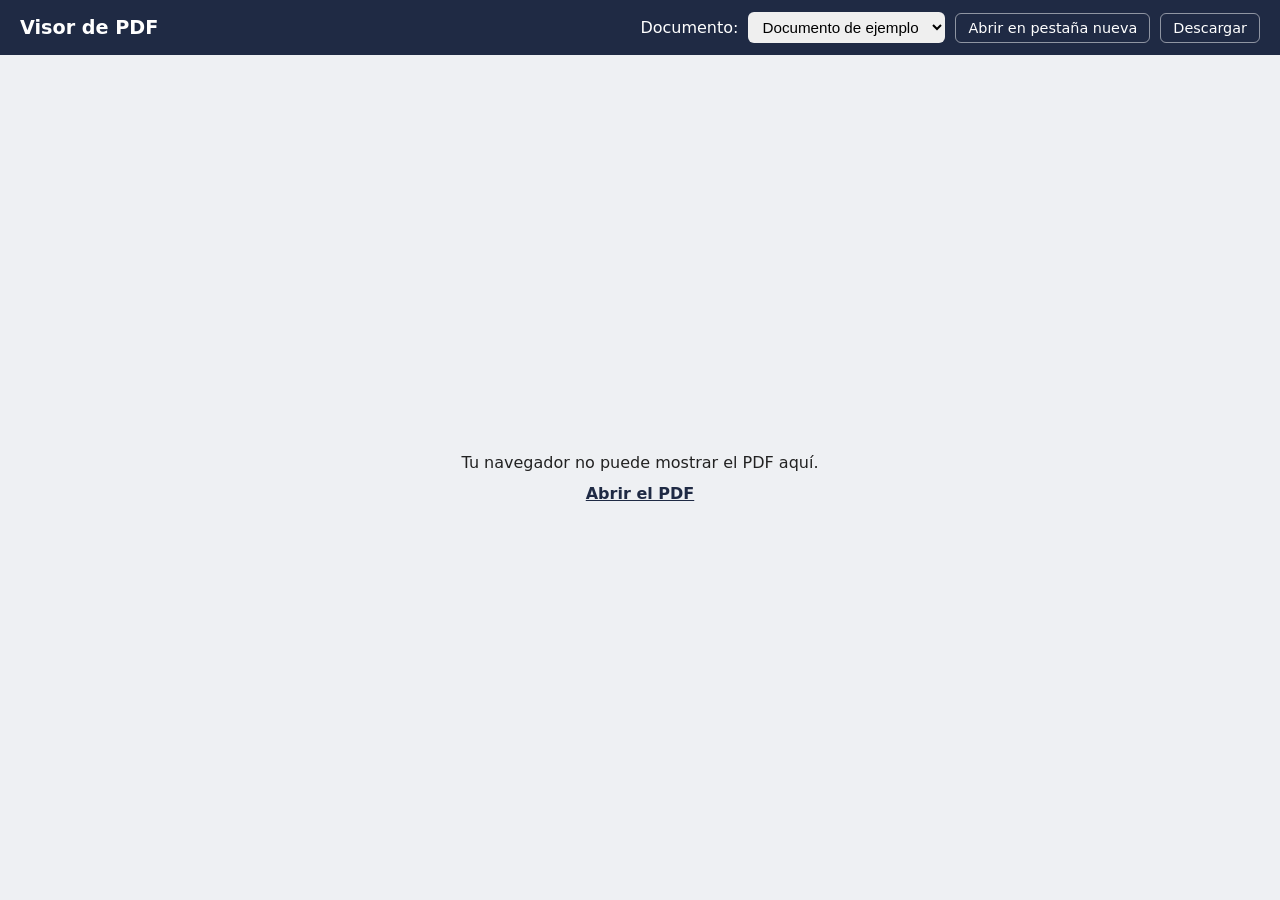
<file: pages/visor-pdf/visor-pdf/index.html>
<!DOCTYPE html>
<html lang="es">
<head>
  <meta charset="UTF-8">
  <meta name="viewport" content="width=device-width, initial-scale=1.0">
  <title>Visor de PDF</title>
  <link rel="stylesheet" href="css/style.css">
</head>
<body>
  <header class="barra">
    <h1>Visor de PDF</h1>
    <div class="controles">
      <label for="selector-pdf">Documento:</label>
      <select id="selector-pdf"></select>
      <a id="enlace-abrir" href="#" target="_blank" rel="noopener">Abrir en pestaña nueva</a>
      <a id="enlace-descargar" href="#" download>Descargar</a>
    </div>
  </header>

  <main class="contenedor">
    <object id="visor" type="application/pdf" data="">
      <!-- Respaldo si el navegador no puede mostrar PDFs incrustados -->
      <div class="respaldo">
        <p>Tu navegador no puede mostrar el PDF aquí.</p>
        <a id="enlace-respaldo" href="#" target="_blank" rel="noopener">Abrir el PDF</a>
      </div>
    </object>
  </main>

  <script src="js/main.js"></script>
</body>
</html>
</file>
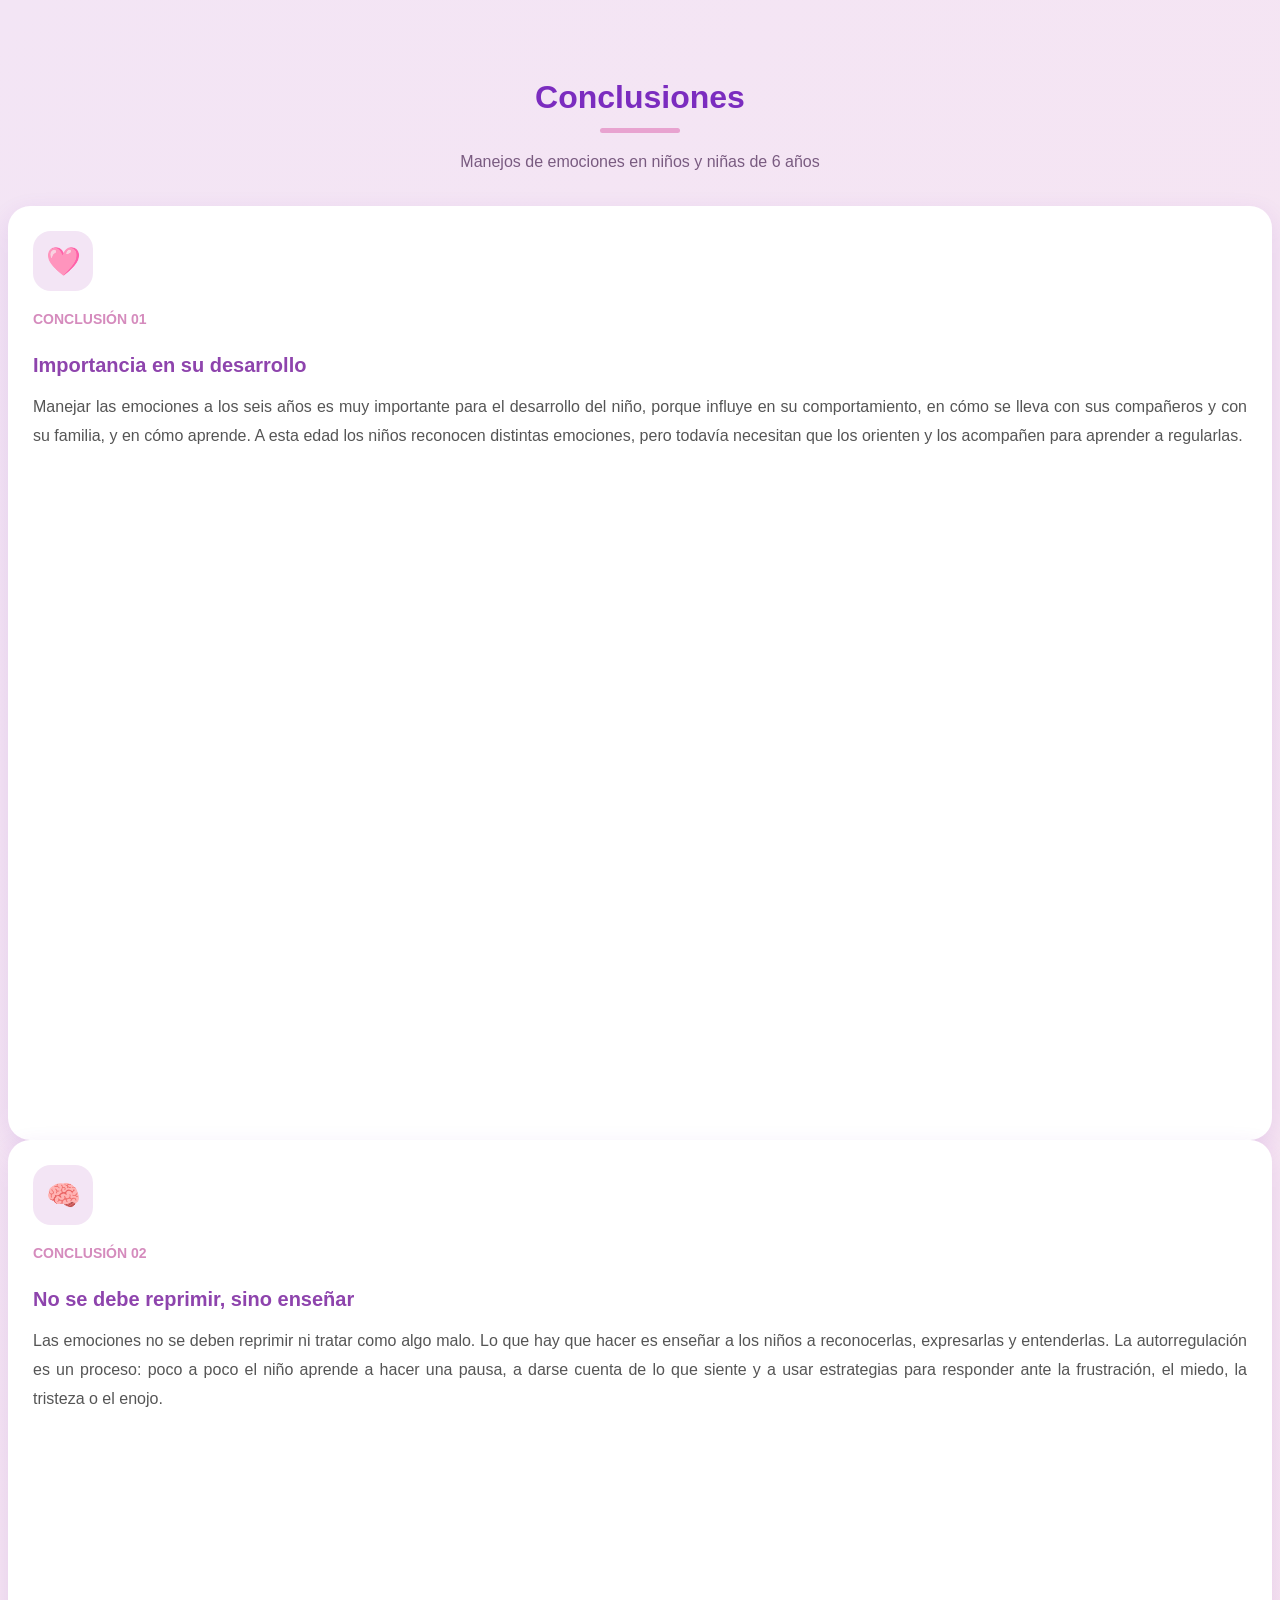
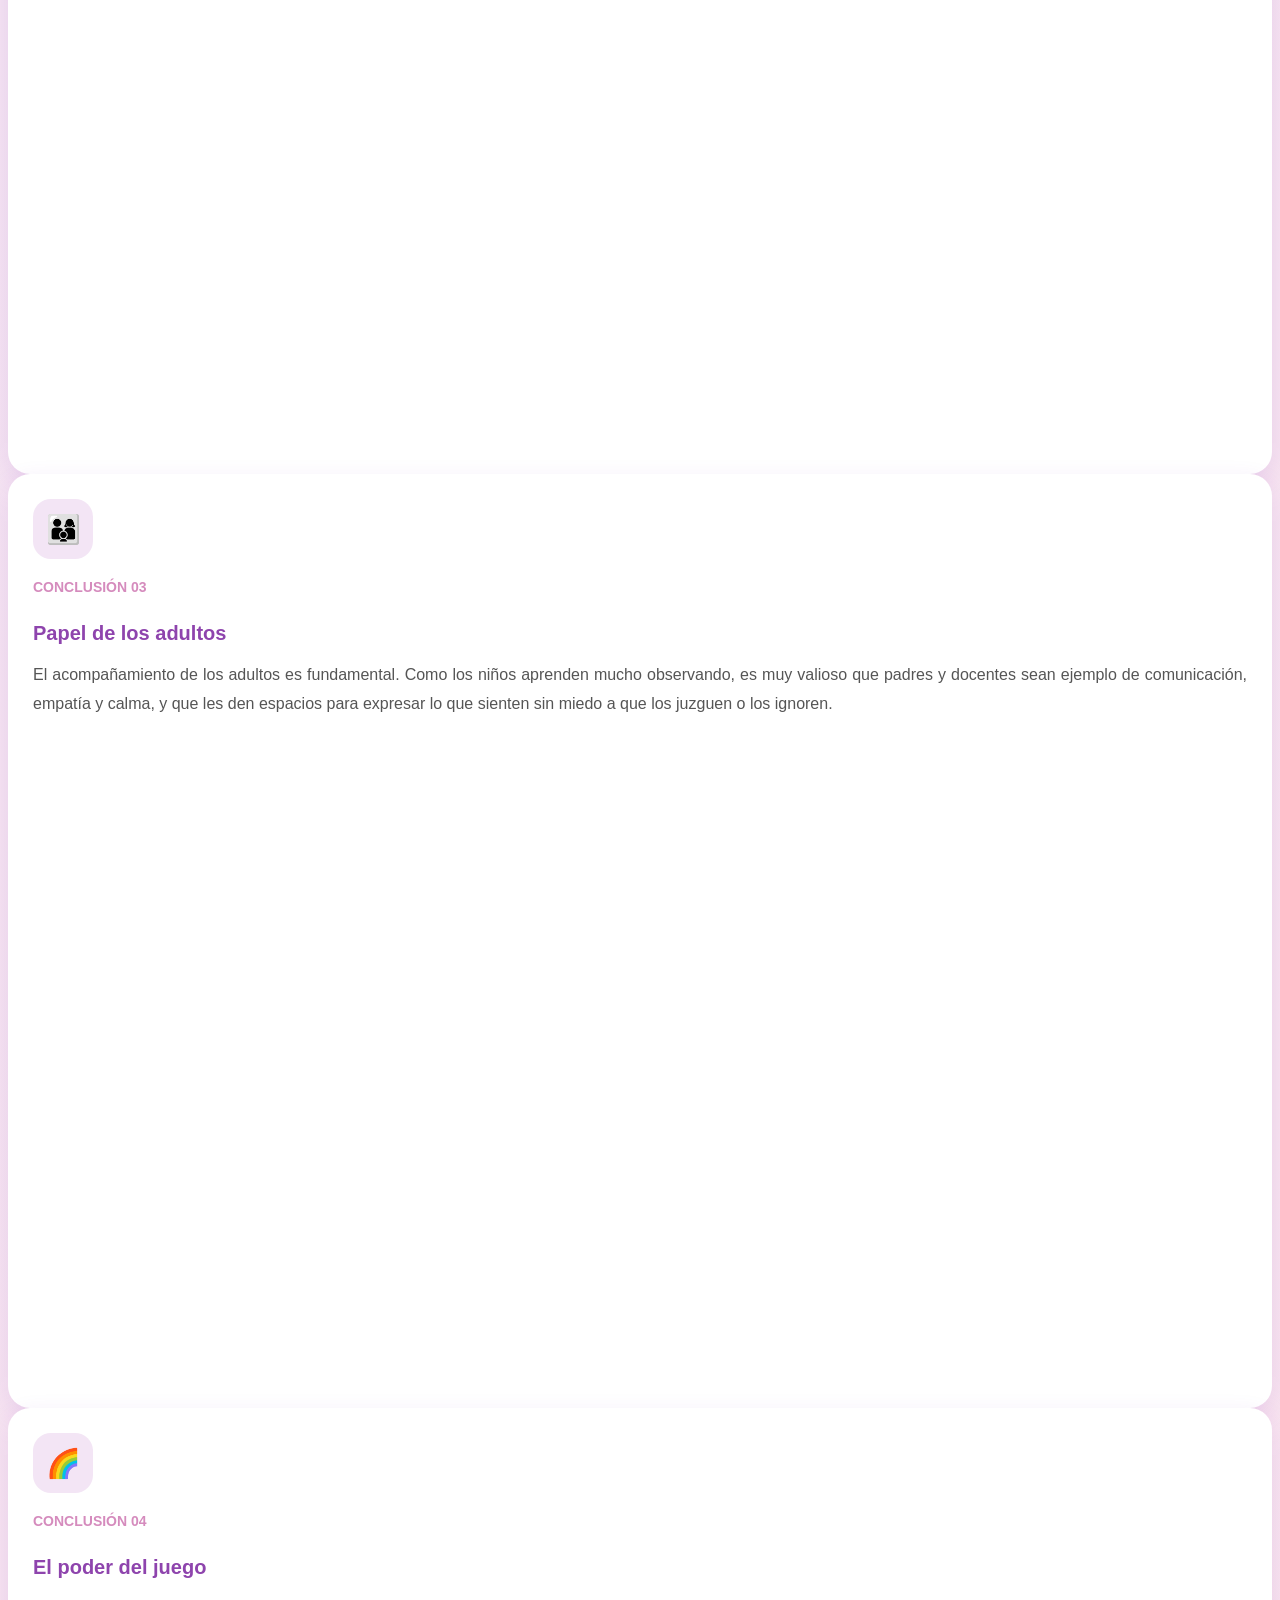
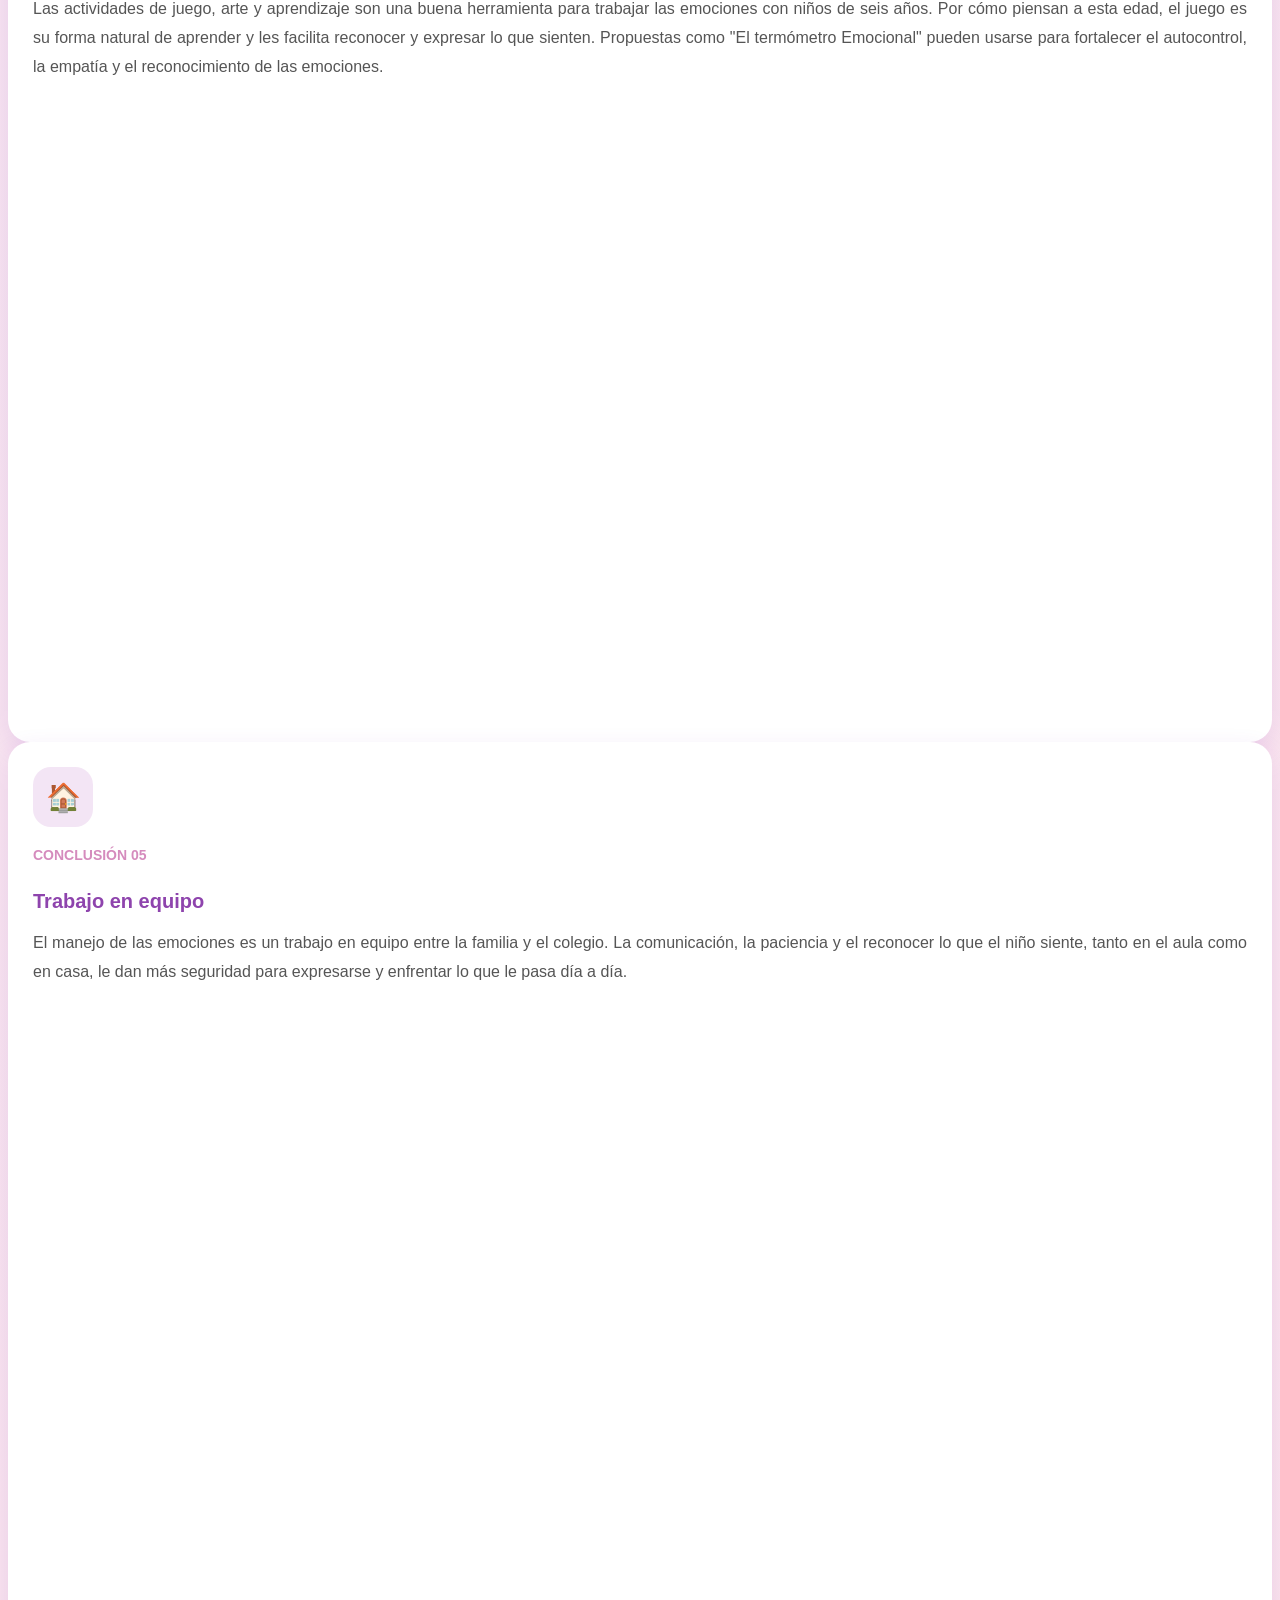
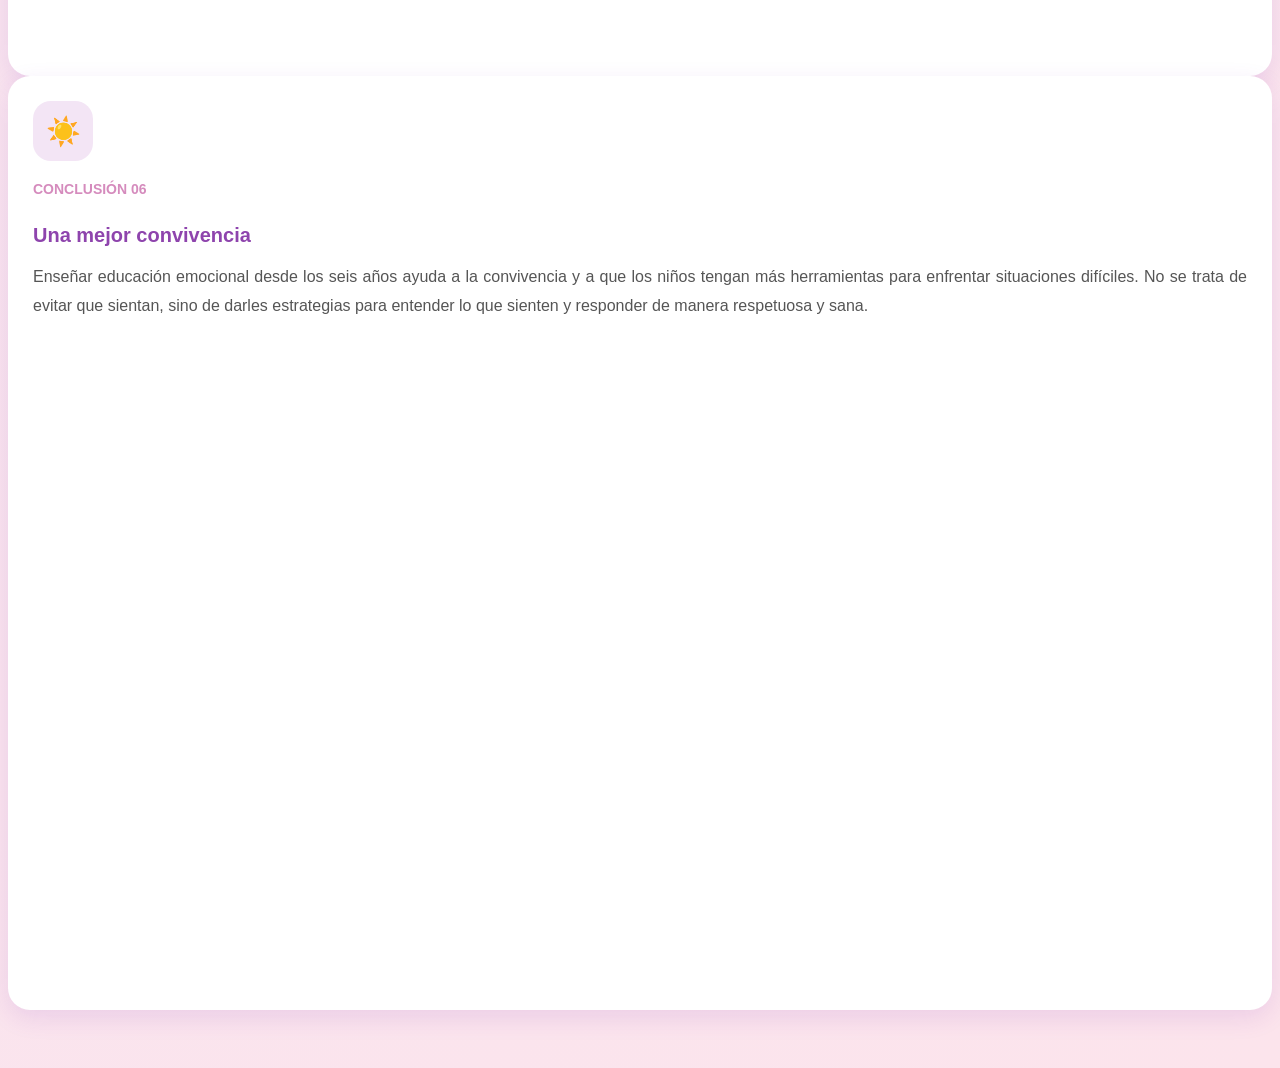
<file: pages/conclusiones.html>
<style>
        body {
            background: linear-gradient(135deg, #f3e5f5, #fce4ec);
            font-family: Arial, sans-serif;
        }

        .contenedor {
            padding-top: 50px;
            padding-bottom: 50px;
        }

        .titulo {
            color: #7b2cbf;
            font-weight: bold;
            text-align: center;
            margin-bottom: 12px;
        }

        .subtitulo {
            color: #795b80;
            text-align: center;
            margin-bottom: 35px;
        }

        .linea {
            width: 80px;
            height: 5px;
            background: #e8a3d0;
            border-radius: 10px;
            margin: 0 auto 20px;
        }

        .tarjeta {
            background: white;
            border: none;
            border-radius: 22px;
            padding: 25px;
            height: 100%;
            box-shadow: 0 8px 25px rgba(123, 44, 191, 0.12);
            transition: 0.3s;
        }

        .tarjeta:hover {
            transform: translateY(-7px);
            box-shadow: 0 14px 30px rgba(123, 44, 191, 0.22);
        }

        .icono {
            width: 60px;
            height: 60px;
            display: flex;
            align-items: center;
            justify-content: center;
            background: #f3e5f5;
            color: #8e44ad;
            border-radius: 18px;
            font-size: 28px;
            margin-bottom: 20px;
        }

        .tarjeta h4 {
            color: #8e44ad;
            font-size: 20px;
            font-weight: bold;
            margin-bottom: 15px;
        }

        .tarjeta p {
            color: #555;
            line-height: 1.8;
            text-align: justify;
            margin-bottom: 0;
        }

        .numero {
            color: #d58bbd;
            font-weight: bold;
            font-size: 14px;
            margin-bottom: 8px;
            display: block;
        }

        .mensaje-final {
            margin-top: 35px;
            padding: 30px;
            text-align: center;
            background: linear-gradient(135deg, #8e44ad, #c05b91);
            color: white;
            border-radius: 22px;
            box-shadow: 0 8px 20px rgba(123, 44, 191, 0.18);
        }

        .mensaje-final h3 {
            font-weight: bold;
            margin-bottom: 12px;
        }

        .mensaje-final p {
            line-height: 1.8;
            margin-bottom: 0;
        }
    </style>
</head>

<body>

<div class="container contenedor">

    <!-- ENCABEZADO -->
    <h1 class="titulo">Conclusiones</h1>

    <div class="linea"></div>

    <p class="subtitulo">
        Manejos de emociones en niños y niñas de 6 años
    </p>

    <!-- SEIS TARJETAS -->
    <div class="row g-4">

        <!-- TARJETA 1 -->
        <div class="col-md-6 col-lg-4">
            <div class="tarjeta">
                <div class="icono">🩷
                    <i class="bi bi-book"></i>
                </div>

                <span class="numero">CONCLUSIÓN 01</span>
                <h4>Importancia en su desarrollo</h4>

                <p>
                    Manejar las emociones a los seis años es muy importante para el desarrollo del niño, porque influye en su comportamiento, en cómo se lleva con sus compañeros y con su familia, y en cómo aprende. A esta edad los niños reconocen distintas emociones, pero todavía necesitan que los orienten y los acompañen para aprender a regularlas.
                </p>
            </div>
        </div>

        <!-- TARJETA 2 -->
        <div class="col-md-6 col-lg-4">
            <div class="tarjeta">
                <div class="icono">🧠
                    <i class="bi bi-people"></i>
                </div>

                <span class="numero">CONCLUSIÓN 02</span>
                <h4>No se debe reprimir, sino enseñar</h4>

                <p>
                   Las emociones no se deben reprimir ni tratar como algo malo. Lo que hay que hacer es enseñar a los niños a reconocerlas, expresarlas y entenderlas. La autorregulación es un proceso: poco a poco el niño aprende a hacer una pausa, a darse cuenta de lo que siente y a usar estrategias para responder ante la frustración, el miedo, la tristeza o el enojo.
                </p>
            </div>
        </div>

        <!-- TARJETA 3 -->
        <div class="col-md-6 col-lg-4">
            <div class="tarjeta">
                <div class="icono">👨‍👩‍👦
                    <i class="bi bi-heart-pulse"></i>
                </div>

                <span class="numero">CONCLUSIÓN 03</span>
                <h4>Papel de los adultos</h4>

                <p>
                    El acompañamiento de los adultos es fundamental. Como los niños aprenden mucho observando, es muy valioso que padres y docentes sean ejemplo de comunicación, empatía y calma, y que les den espacios para expresar lo que sienten sin miedo a que los juzguen o los ignoren.
                </p>
            </div>
        </div>

        <!-- TARJETA 4 -->
        <div class="col-md-6 col-lg-4">
            <div class="tarjeta">
                <div class="icono">🌈
                    <i class="bi bi-controller"></i>
                </div>

                <span class="numero">CONCLUSIÓN 04</span>
                <h4>El poder del juego</h4>

                <p>
                    Las actividades de juego, arte y aprendizaje son una buena herramienta para trabajar las emociones con niños de seis años. Por cómo piensan a esta edad, el juego es su forma natural de aprender y les facilita reconocer y expresar lo que sienten. Propuestas como "El termómetro Emocional" pueden usarse para fortalecer el autocontrol, la empatía y el reconocimiento de las emociones.
                </p>
            </div>
        </div>

        <!-- TARJETA 5 -->
        <div class="col-md-6 col-lg-4">
            <div class="tarjeta">
                <div class="icono">🏠
                    <i class="bi bi-hand-thumbs-up"></i>
                </div>

                <span class="numero">CONCLUSIÓN 05</span>
                <h4>Trabajo en equipo</h4>

                <p>
                   El manejo de las emociones es un trabajo en equipo entre la familia y el colegio. La comunicación, la paciencia y el reconocer lo que el niño siente, tanto en el aula como en casa, le dan más seguridad para expresarse y enfrentar lo que le pasa día a día.
                </p>
            </div>
        </div>

        <!-- TARJETA 6 -->
        <div class="col-md-6 col-lg-4">
            <div class="tarjeta">
                <div class="icono">☀️
                    <i class="bi bi-mortarboard"></i>
                </div>

                <span class="numero">CONCLUSIÓN 06</span>
                <h4>Una mejor convivencia</h4>

                <p>
                    Enseñar educación emocional desde los seis años ayuda a la convivencia y a que los niños tengan más herramientas para enfrentar situaciones difíciles. No se trata de evitar que sientan, sino de darles estrategias para entender lo que sienten y responder de manera respetuosa y sana.
                </p>
            </div>
        </div>

    </div>

    

</div>

<script src="https://cdn.jsdelivr.net/npm/bootstrap@5.3.3/dist/js/bootstrap.bundle.min.js">
</script>
</file>
<file: pages/visor-pdf/visor-pdf/css/style.css>
* {
  box-sizing: border-box;
  margin: 0;
  padding: 0;
}

html, body {
  height: 100%;
}

body {
  display: flex;
  flex-direction: column;
  font-family: system-ui, -apple-system, "Segoe UI", Roboto, sans-serif;
  background: #eef0f3;
  color: #222;
}

.barra {
  display: flex;
  flex-wrap: wrap;
  align-items: center;
  justify-content: space-between;
  gap: 12px;
  padding: 12px 20px;
  background: #1f2a44;
  color: #fff;
}

.barra h1 {
  font-size: 1.2rem;
  font-weight: 600;
}

.controles {
  display: flex;
  flex-wrap: wrap;
  align-items: center;
  gap: 10px;
}

.controles select {
  padding: 6px 10px;
  border: none;
  border-radius: 6px;
  font-size: 0.95rem;
}

.controles a {
  color: #fff;
  text-decoration: none;
  padding: 6px 12px;
  border: 1px solid rgba(255, 255, 255, 0.5);
  border-radius: 6px;
  font-size: 0.9rem;
}

.controles a:hover {
  background: rgba(255, 255, 255, 0.15);
}

.contenedor {
  flex: 1;
  padding: 16px;
}

#visor {
  width: 100%;
  height: 100%;
  min-height: 70vh;
  border: none;
  border-radius: 8px;
  background: #fff;
  box-shadow: 0 2px 10px rgba(0, 0, 0, 0.12);
}

.respaldo {
  display: flex;
  flex-direction: column;
  align-items: center;
  justify-content: center;
  gap: 12px;
  height: 100%;
  padding: 40px;
  text-align: center;
}

.respaldo a {
  color: #1f2a44;
  font-weight: 600;
}

@media (max-width: 600px) {
  .barra {
    flex-direction: column;
    align-items: flex-start;
  }
  .contenedor {
    padding: 8px;
  }
}
</file>
